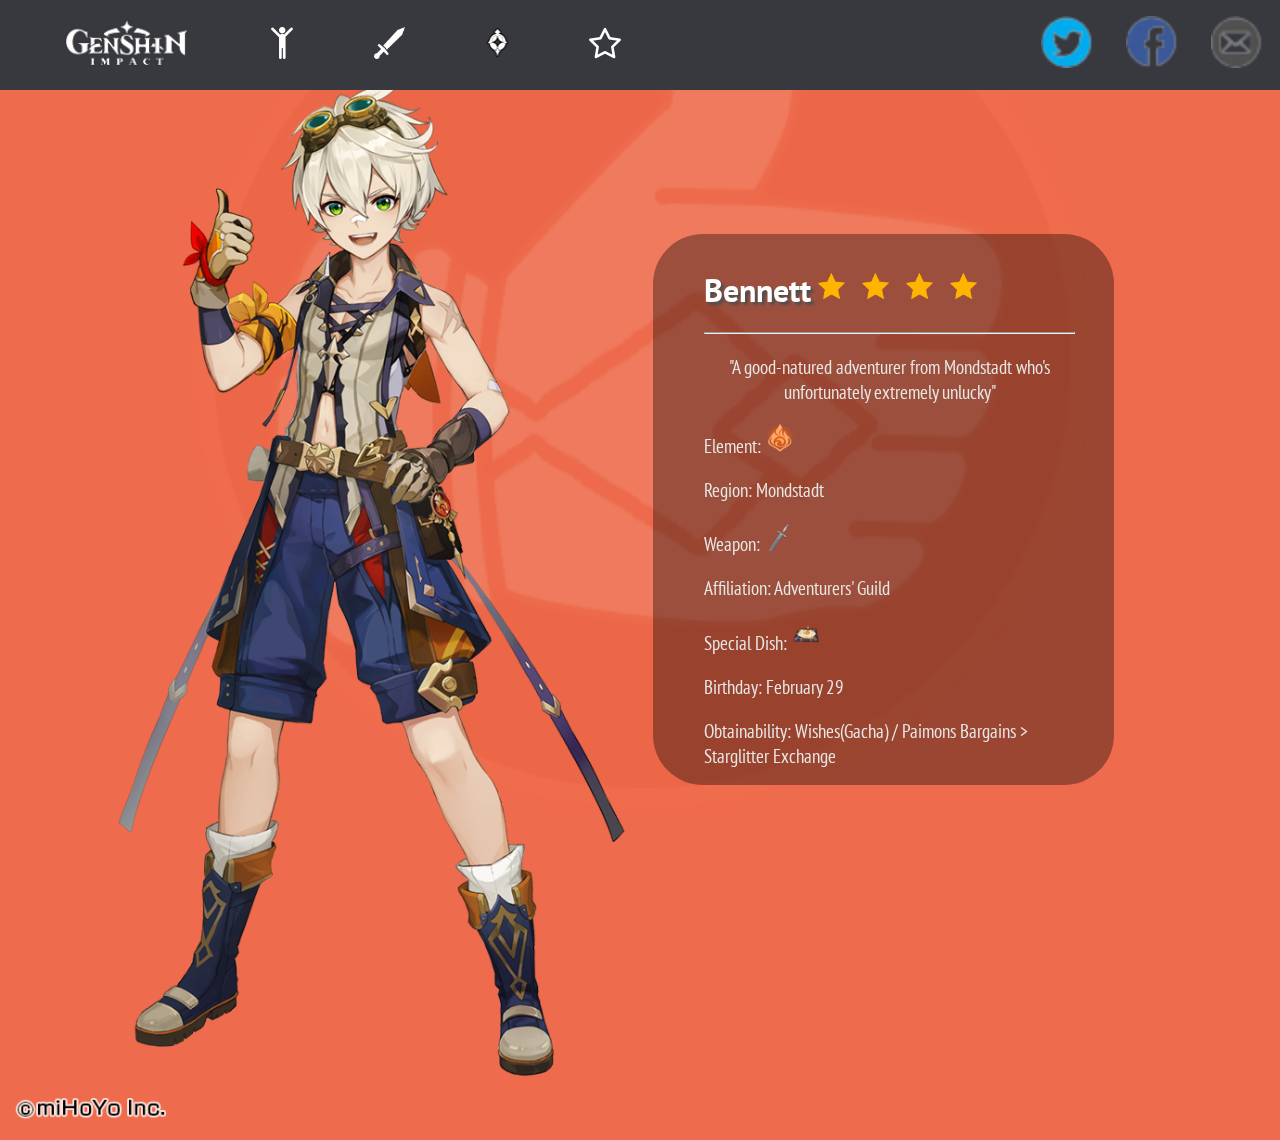
<file: index.html>
<!DOCTYPE html>
    <html>
    <head>
     <title>Ultimate Bennett Guide</title>
    
     <meta charset="UTF-8">
    
     <meta name="author" content="Cristan Jaedi Siapno">
    
     <meta name="keywords" content="HTML, CSS, JavaScript">
    
     <meta name="revised" content="6-11-2021">
    
     <link rel="icon" href="images/web-icon.png" type="image/icon">
    
     <link rel="stylesheet" href="css/ss1.css">
     <link rel="preconnect" href="https://fonts.googleapis.com">
     <link rel="preconnect" href="https://fonts.gstatic.com" crossorigin>
     <link href="https://fonts.googleapis.com/css2?family=Open+Sans:wght@300;400;600;700&family=PT+Sans+Narrow:wght@400;700&family=PT+Sans:wght@400;700&family=Roboto:wght@400;500;700&display=swap" rel="stylesheet">
    </head>
    
    <body>
     <div class="bgpic">
         <img src="images/web-icon.png" height="900px" width="900px">
     </div>
     <nav><div class="menubarshape"></div>
     <div class="menu">
        <div class="menulogo">
            <a href="index.html">
                <img src="images/GILogo.png" alt="Home Icon" title="Home">
            </a>
        </div>
        <div class="menuicon">
            <a href="htdocs/Talents.html">
                <img src="images/talent-icon.png" alt="Person Icon" title="Talents" style="filter: invert(100%);">
            </a>
        </div> 
        <div class="menuicon">
            <a href="htdocs/Weapons.html">
                <img src="images/sword-icon.png" alt="Sword Icon" title="Weapons" style="filter: invert(100%);">
            </a>
        </div> 
        <div class="menuicon">
            <a href="htdocs/Artifacts.html">
                <img src="images/artifacts-icon.png" alt="Artifacts Icon" title="Artifacts">
            </a>
        </div> 
        <div class="menuicon">
            <a href="htdocs/Constellations.html">
                <img src="images/star-icon.png" alt="Star Icon" title="Constellations">
            </a>
        </div> 
     </div>
     <div class="socmed">
        <a href="https://twitter.com/GenshinImpact?ref_src=twsrc%5Egoogle%7Ctwcamp%5Eserp%7Ctwgr%5Eauthor"><div id="twitter"></div></a>
        <a href="https://www.google.com/url?sa=i&url=https%3A%2F%2Fwww.facebook.com%2FGenshinimpact%2F&psig=AOvVaw1xCQFb2Y1aPf9OHFtpB4N0&ust=1645544993087000&source=images&cd=vfe&ved=0CAsQjRxqFwoTCPDU7c-UkfYCFQAAAAAdAAAAABAD"><div id="facebook"></div></a>
        <a href="mailto:genshin_cs@mihoyo.com"><div id="email"></div></a>
                
    </div></nav>

     <div>
        <div class="bennettfullbody">
            <img src="images/bennett-img.png" alt="Bennett Picture">
        </div>
        <section><div class="bennettdescshape"></div>
        <div class="bennettdesc">
            <header><div><h1>Bennett</h1></div>
            <div class="bennettdescstars">
                 <img src="images/bennett-star.png" alt="star">
                 <img src="images/bennett-star.png" alt="star">
                 <img src="images/bennett-star.png" alt="star">
                 <img src="images/bennett-star.png" alt="star">
            </div></header>
            <hr>
            <p style="text-align: center;">"A good-natured adventurer from Mondstadt who's unfortunately extremely unlucky"</p>
            <p>Element: <img class="bennettdescimg" src="images/bennett-pyro.png" alt="pyro" title="Pyro"></p>
            <p>Region: Mondstadt</p>
            <p>Weapon: <img class="bennettdescimg" src="images/bennett-sword.png" alt="sword" title="Sword"></p>
            <p>Affiliation: Adventurers' Guild</p>
            <p>Special Dish: <img class="bennettdescimg" src="images/Item_Teyvat_Charred_Egg.png" alt="Teyvat Charred Egg" title="Teyvat Charred Egg"></p>
            <p>Birthday: February 29</p>
            <p>Obtainability: Wishes(Gacha) / Paimons Bargains > Starglitter Exchange</p>
            <div>
               <iframe src="https://www.youtube.com/embed/Yiyz2VbLc0Y" title="Bennett Showcase"></iframe>
            </div></section>

     </div>
     <div>
         
     </div>
     

    </body>
    
    </html>
</file>
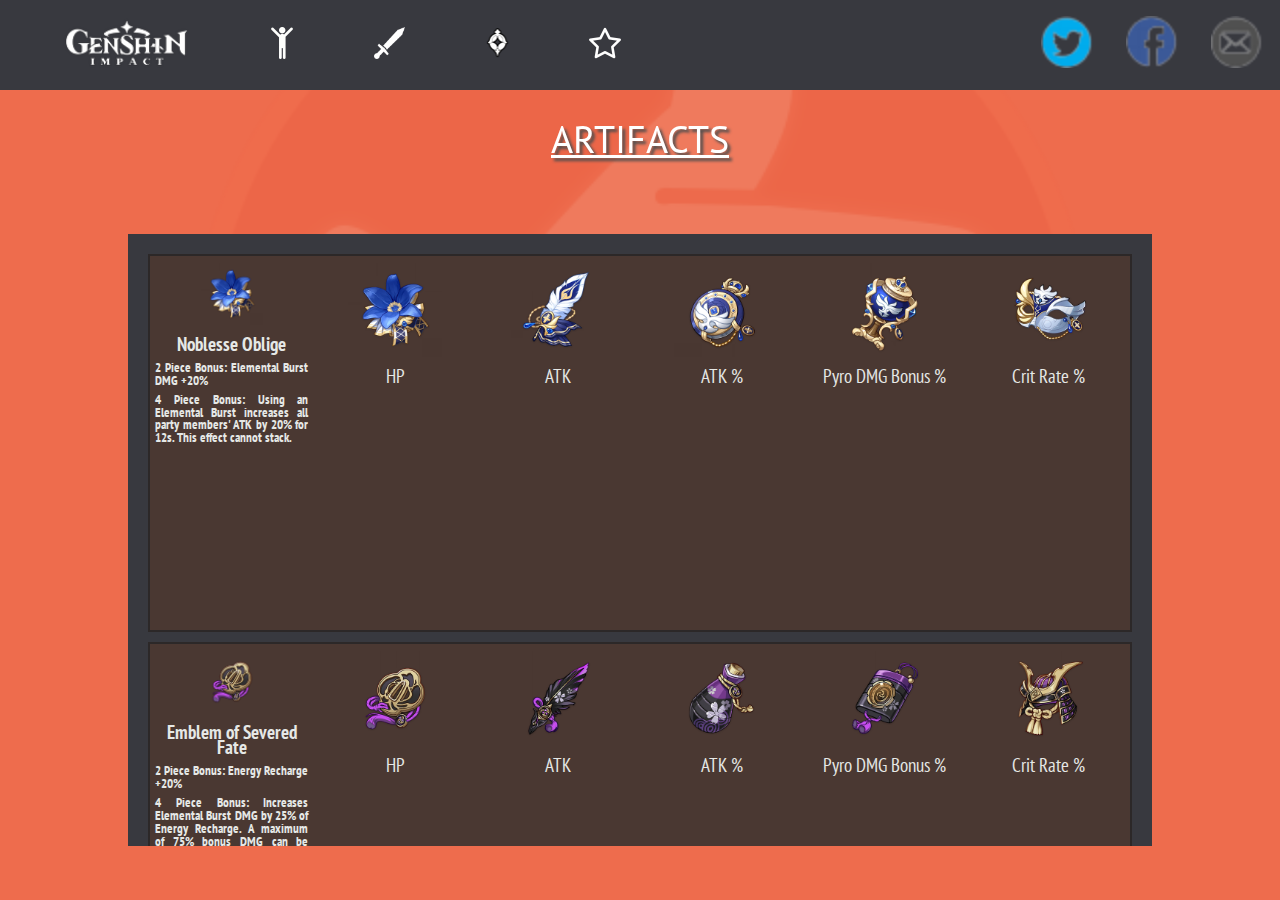
<file: htdocs/Artifacts.html>
<!DOCTYPE html>
    <html>
    <head>
     <title>Ultimate Bennett Guide</title>
    
     <meta charset="UTF-8">
    
     <meta name="author" content="Cristan Jaedi Siapno">
    
     <meta name="keywords" content="HTML, CSS, JavaScript">
    
     <meta name="revised" content="6-11-2021">
    
     <link rel="icon" href="../images/web-icon.png" type="image/gif">
    
     <link rel="stylesheet" href="../css/ss1.css">
     <link rel="preconnect" href="https://fonts.googleapis.com">
     <link rel="preconnect" href="https://fonts.gstatic.com" crossorigin>
     <link href="https://fonts.googleapis.com/css2?family=Open+Sans:wght@300;400;600;700&family=PT+Sans+Narrow:wght@400;700&family=PT+Sans:wght@400;700&family=Roboto:wght@400;500;700&display=swap" rel="stylesheet">
    </head>
    
    <body>
        <div class="bgpic">
            <img src="../images/web-icon.png" height="900px" width="900px">
        </div>
        <nav><div class="menubarshape"></div>
        <div class="menu">
           <div class="menulogo">
               <a href="../index.html">
                   <img src="../images/GILogo.png" alt="Home Icon" title="Home">
               </a>
           </div>
           <div class="menuicon">
               <a href="Talents.html">
                   <img src="../images/talent-icon.png" alt="Person Icon" title="Talents" style="filter: invert(100%);">
               </a>
           </div> 
           <div class="menuicon">
               <a href="Weapons.html">
                   <img src="../images/sword-icon.png" alt="Sword Icon" title="Weapons" style="filter: invert(100%);">
               </a>
           </div> 
           <div class="menuicon">
               <a href="Artifacts.html">
                   <img src="../images/artifacts-icon.png" alt="Artifacts Icon" title="Artifacts">
               </a>
           </div> 
           <div class="menuicon">
               <a href="Constellations.html">
                   <img src="../images/star-icon.png" alt="Star Icon" title="Constellations">
               </a>
           </div> 
        </div>
        <div class="socmed">
            <a href="https://twitter.com/GenshinImpact?ref_src=twsrc%5Egoogle%7Ctwcamp%5Eserp%7Ctwgr%5Eauthor"><div id="twitter"></div></a>
            <a href="https://www.google.com/url?sa=i&url=https%3A%2F%2Fwww.facebook.com%2FGenshinimpact%2F&psig=AOvVaw1xCQFb2Y1aPf9OHFtpB4N0&ust=1645544993087000&source=images&cd=vfe&ved=0CAsQjRxqFwoTCPDU7c-UkfYCFQAAAAAdAAAAABAD"><div id="facebook"></div></a>
            <a href="mailto:genshin_cs@mihoyo.com"><div id="email"></div></a>
                    
        </div></nav>
     
     <header><div class="pagetitle">
         <h1>ARTIFACTS</h1>
     </div></header>
     <section><div class="artibox">
        <div class="artithing">
            <div class="artiset">
               <div>
                   <img class="artiimg" src="../images/Artifact_Royal_Flora.png" alt="Bennett talent">
               </div>
               <div class="artiwords">
                   <p>
                       <b>Noblesse Oblige</b> 
                   </p>
                   <h6>2 Piece Bonus: Elemental Burst DMG +20%</h6>
                   <h6>4 Piece Bonus: Using an Elemental Burst increases all party members' ATK by 20% for 12s. This effect cannot stack.</h6> 
               </div>
            </div>
            <div class="artigroup">
                <div>
                    <img class="artiimg" src="../images/Artifact_Royal_Flora.png" alt="Bennett talent">
                </div>
                <div class="artiwords">
                    <p>HP</p>
                </div>
             </div>
             <div class="artigroup">
                <div>
                    <img class="artiimg" src="../images/Artifact_Royal_Plume.png" alt="Bennett talent">
                </div>
                <div class="artiwords">
                    <p>ATK</p>
                </div>
             </div>
             <div class="artigroup">
                <div>
                    <img class="artiimg" src="../images/Artifact_Royal_Pocket_Watch.png" alt="Bennett talent">
                </div>
                <div class="artiwords">
                    <p>ATK %</p>
                </div>
             </div>
             <div class="artigroup">
                <div>
                    <img class="artiimg" src="../images/Artifact_Royal_Silver_Urn.png" alt="Bennett talent">
                </div>
                <div class="artiwords">
                    <p>Pyro DMG Bonus %</p>
                </div>
             </div>
             <div class="artigroup">
                <div>
                    <img class="artiimg" src="../images/Artifact_Royal_Masque.png" alt="Bennett talent">
                </div>
                <div class="artiwords">
                    <p>Crit Rate %</p>
                </div>
             </div>
             
        </div>
        <div class="artithing">
            <div class="artiset">
               <div>
                   <img class="artiimg" src="../images/Artifact_Magnificent_Tsuba.png" alt="Bennett talent">
               </div>
               <div class="artiwords">
                   <p>
                       <b>Emblem of Severed Fate</b> 
                   </p>
                   <h6>2 Piece Bonus: Energy Recharge +20%</h6>
                   <h6>4 Piece Bonus: Increases Elemental Burst DMG by 25% of Energy Recharge. A maximum of 75% bonus DMG can be obtained in this way.
                </h6> 
               </div>
            </div>
            <div class="artigroup">
                <div>
                    <img class="artiimg" src="../images/Artifact_Magnificent_Tsuba.png" alt="Bennett talent">
                </div>
                <div class="artiwords">
                    <p>HP</p>
                </div>
             </div>
             <div class="artigroup">
                <div>
                    <img class="artiimg" src="../images/Artifact_Sundered_Feather.png" alt="Bennett talent">
                </div>
                <div class="artiwords">
                    <p>ATK</p>
                </div>
             </div>
             <div class="artigroup">
                <div>
                    <img class="artiimg" src="../images/Artifact_Scarlet_Vessel.png" alt="Bennett talent">
                </div>
                <div class="artiwords">
                    <p>ATK %</p>
                </div>
             </div>
             <div class="artigroup">
                <div>
                    <img class="artiimg" src="../images/Artifact_Storm_Cage.png" alt="Bennett talent">
                </div>
                <div class="artiwords">
                    <p>Pyro DMG Bonus %</p>
                </div>
             </div>
             <div class="artigroup">
                <div>
                    <img class="artiimg" src="../images/Artifact_Ornate_Kabuto.png" alt="Bennett talent">
                </div>
                <div class="artiwords">
                    <p>Crit Rate %</p>
                </div>
             </div>
             
        </div>
        <div class="artithing">
            <div class="artiset">
               <div>
                   <img class="artiimg" src="../images/Artifact_Witch's_Flower_of_Blaze.png" alt="Bennett talent">
               </div>
               <div class="artiwords">
                   <p>
                       <b>Crimson Witch of Flames</b> 
                   </p>
                   <h6>2 Piece Bonus: Pyro DMG Bonus +15%</h6>
                   <h6>4 Piece Bonus: Increases Overloaded and Burning DMG by 40%. Increases Vaporize and Melt DMG by 15%. Using an Elemental Skill increases the 2-Piece Set Bonus by 50% of its starting value for 10s. Max 3 stacks.</h6> 
               </div>
            </div>
            <div class="artigroup">
                <div>
                    <img class="artiimg" src="../images/Artifact_Witch's_Flower_of_Blaze.png" alt="Bennett talent">
                </div>
                <div class="artiwords">
                    <p>HP</p>
                </div>
             </div>
             <div class="artigroup">
                <div>
                    <img class="artiimg" src="../images/Artifact_Witch's_Ever-Burning_Plume.png" alt="Bennett talent">
                </div>
                <div class="artiwords">
                    <p>ATK</p>
                </div>
             </div>
             <div class="artigroup">
                <div>
                    <img class="artiimg" src="../images/Artifact_Witch's_End_Time.png" alt="Bennett talent">
                </div>
                <div class="artiwords">
                    <p>ATK %</p>
                </div>
             </div>
             <div class="artigroup">
                <div>
                    <img class="artiimg" src="../images/Artifact_Witch's_Heart_Flames.png" alt="Bennett talent">
                </div>
                <div class="artiwords">
                    <p>Pyro DMG Bonus %</p>
                </div>
             </div>
             <div class="artigroup">
                <div>
                    <img class="artiimg" src="../images/Artifact_Witch's_Scorching_Hat.png" alt="Bennett talent">
                </div>
                <div class="artiwords">
                    <p>Crit Rate %</p>
                </div>
             </div>
             
        </div>
              </div></section>
     
     

    </body>
    
    </html>
</file>
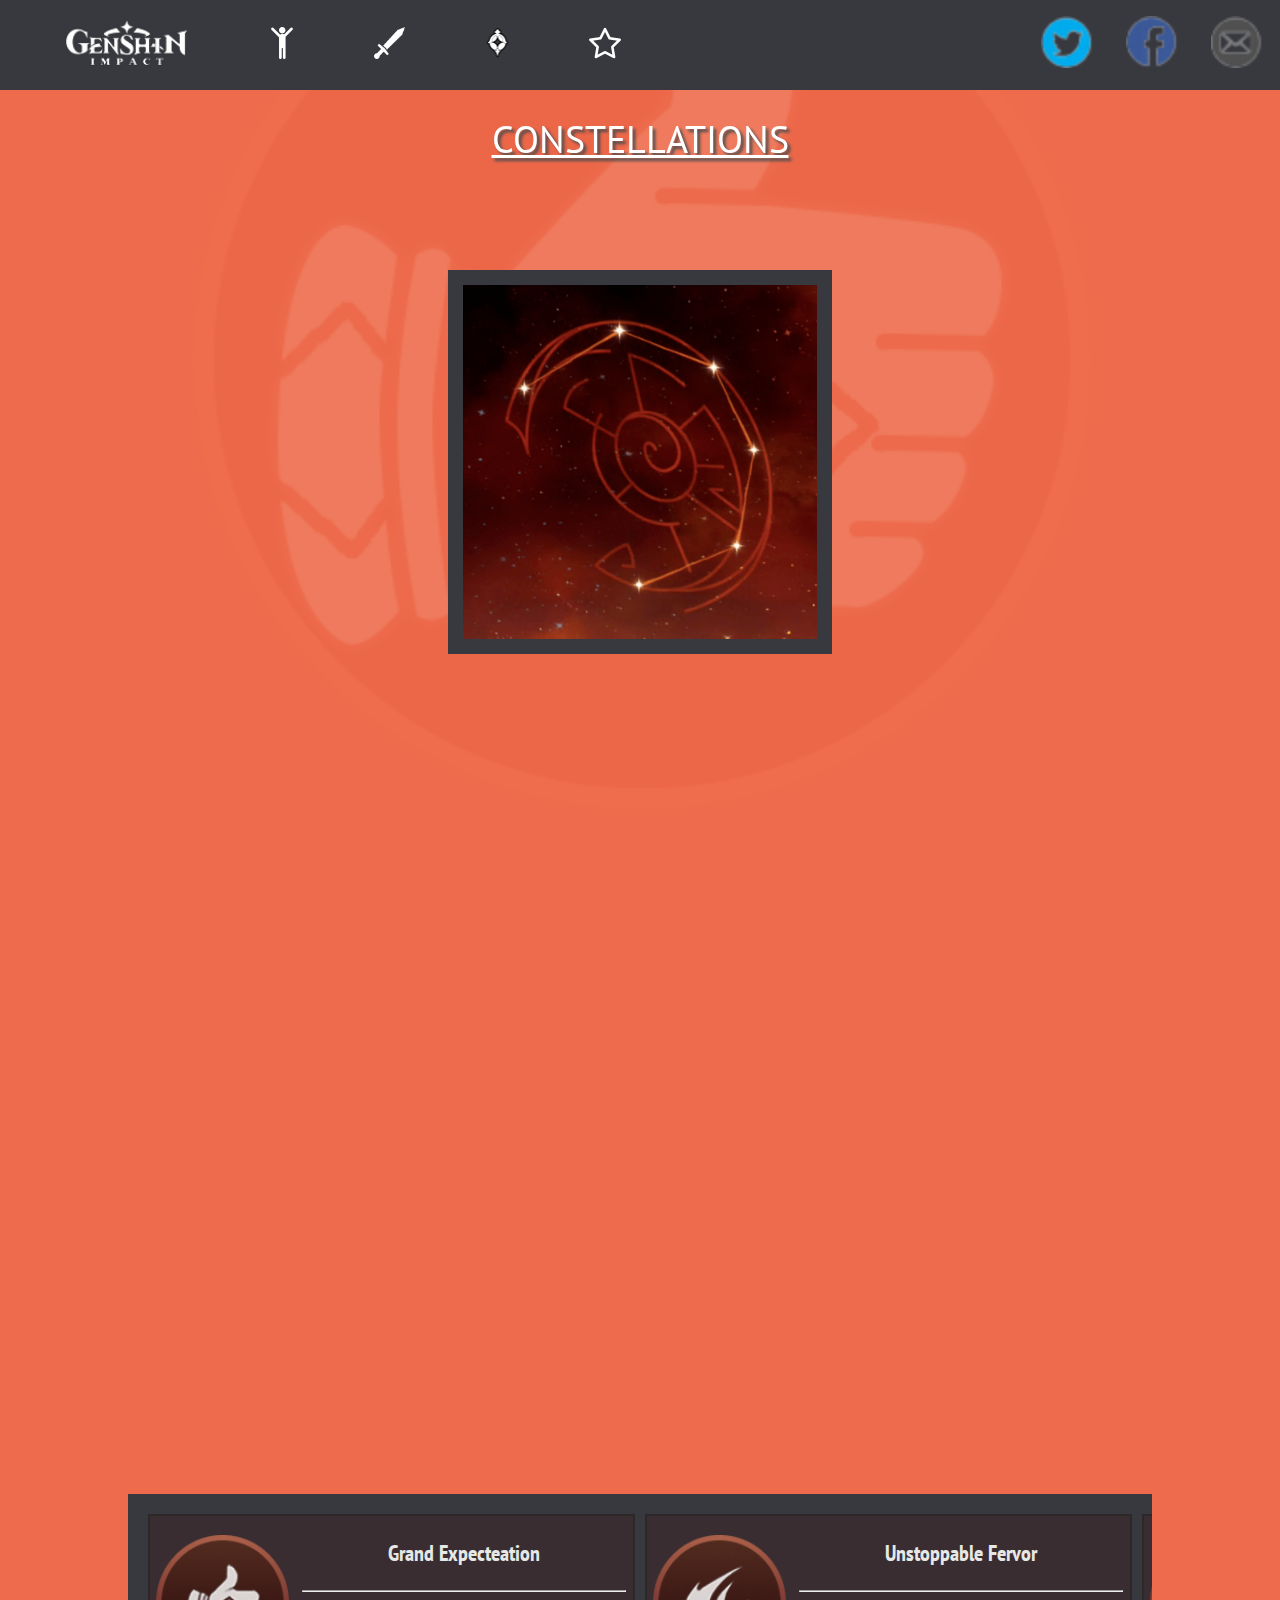
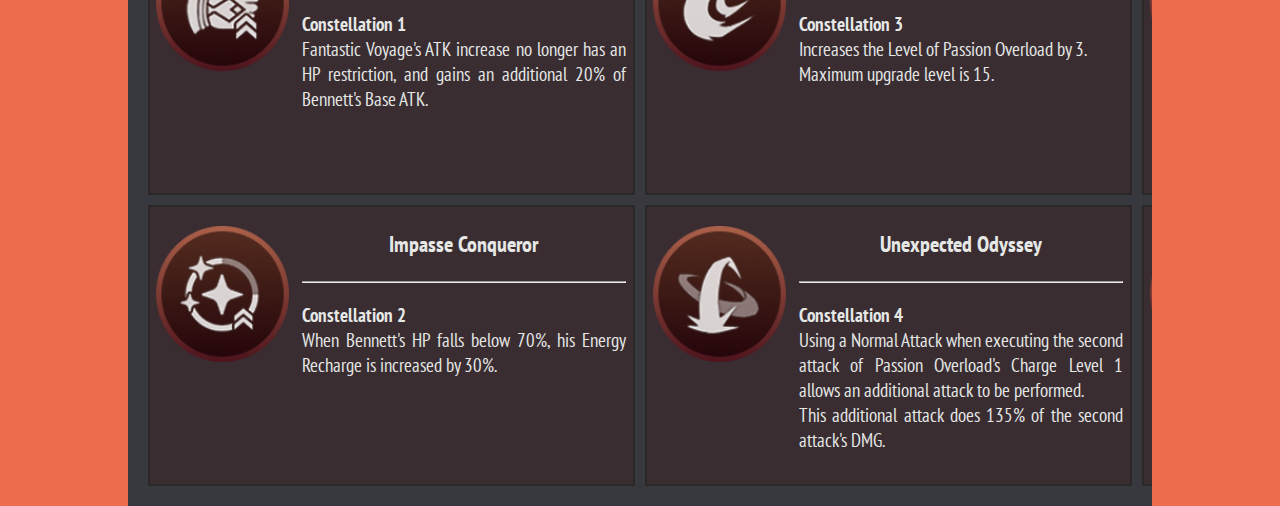
<file: htdocs/Constellations.html>
<!DOCTYPE html>
    <html>
    <head>
     <title>Ultimate Bennett Guide</title>
    
     <meta charset="UTF-8">
    
     <meta name="author" content="Cristan Jaedi Siapno">
    
     <meta name="keywords" content="HTML, CSS, JavaScript">
    
     <meta name="revised" content="6-11-2021">
    
     <link rel="icon" href="../images/web-icon.png" type="image/gif">
    
     <link rel="stylesheet" href="../css/ss1.css">
     <link rel="preconnect" href="https://fonts.googleapis.com">
     <link rel="preconnect" href="https://fonts.gstatic.com" crossorigin>
     <link href="https://fonts.googleapis.com/css2?family=Open+Sans:wght@300;400;600;700&family=PT+Sans+Narrow:wght@400;700&family=PT+Sans:wght@400;700&family=Roboto:wght@400;500;700&display=swap" rel="stylesheet">
    </head>
    
    <body>
        <div class="bgpic">
            <img src="../images/web-icon.png" height="900px" width="900px">
        </div>
        <nav><div class="menubarshape"></div>
        <div class="menu">
           <div class="menulogo">
               <a href="../index.html">
                   <img src="../images/GILogo.png" alt="Home Icon" title="Home">
               </a>
           </div>
           <div class="menuicon">
               <a href="Talents.html">
                   <img src="../images/talent-icon.png" alt="Person Icon" title="Talents" style="filter: invert(100%);">
               </a>
           </div> 
           <div class="menuicon">
               <a href="Weapons.html">
                   <img src="../images/sword-icon.png" alt="Sword Icon" title="Weapons" style="filter: invert(100%);">
               </a>
           </div> 
           <div class="menuicon">
               <a href="Artifacts.html">
                   <img src="../images/artifacts-icon.png" alt="Artifacts Icon" title="Artifacts">
               </a>
           </div> 
           <div class="menuicon">
               <a href="Constellations.html">
                   <img src="../images/star-icon.png" alt="Star Icon" title="Constellations">
               </a>
           </div> 
        </div>
        <div class="socmed">
            <a href="https://twitter.com/GenshinImpact?ref_src=twsrc%5Egoogle%7Ctwcamp%5Eserp%7Ctwgr%5Eauthor"><div id="twitter"></div></a>
            <a href="https://www.google.com/url?sa=i&url=https%3A%2F%2Fwww.facebook.com%2FGenshinimpact%2F&psig=AOvVaw1xCQFb2Y1aPf9OHFtpB4N0&ust=1645544993087000&source=images&cd=vfe&ved=0CAsQjRxqFwoTCPDU7c-UkfYCFQAAAAAdAAAAABAD"><div id="facebook"></div></a>
            <a href="mailto:genshin_cs@mihoyo.com"><div id="email"></div></a>
                    
        </div></nav>
     
     <header><div class="pagetitle">
         <h1>CONSTELLATIONS</h1>
     </div></header>
     <section>
         <div class="conschart">
             <img src="../images/constellation-chart.png" alt="Bennett's Constellation" title="Rota Calamitas">
         </div>

         <div class="consbox">
        <div class="consthing">
            <div>
                <img class="consimg" src="../images/Constellation_Grand_Expectation.png" alt="Bennett talent">
            </div>
            <div class="conswords">
                <h3>Grand Expecteation</h3><hr>
                <p>
                    <b>Constellation 1</b><br>
                    Fantastic Voyage's ATK increase no longer has an HP restriction, and gains an additional 20% of Bennett's Base ATK.
                </p>
           </div>
        </div>
        <div class="consthing">
           <div>
               <img class="consimg" src="../images/Constellation_Impasse_Conqueror.png" alt="Bennett talent">
           </div>
           <div class="conswords">
               <h3>Impasse Conqueror</h3><hr>
               <p>
                <b>Constellation 2</b><br>
                When Bennett's HP falls below 70%, his Energy Recharge is increased by 30%.
               </p>
          </div>
       </div>
       <div class="consthing">
           <div>
               <img class="consimg" src="../images/Constellation_Unstoppable_Fervor.png" alt="Bennett talent">
           </div>
           <div class="conswords">
               <h3>Unstoppable Fervor</h3><hr>
               <p>
                <b>Constellation 3</b><br>
                Increases the Level of Passion Overload by 3.<br>
                Maximum upgrade level is 15.
               </p>
          </div>
       </div>
       <div class="consthing">
           <div>
               <img class="consimg" src="../images/Constellation_Unexpected_Odyssey.png" alt="Bennett talent">
           </div>
           <div class="conswords">
               <h3>Unexpected Odyssey</h3><hr>
               <p>
                <b>Constellation 4</b><br>
                Using a Normal Attack when executing the second attack of Passion Overload's Charge Level 1 allows an additional attack to be performed.<br>
                This additional attack does 135% of the second attack's DMG.
               </p>
          </div>
       </div>
       <div class="consthing">
           <div id="consimg">
               <img class="consimg" src="../images/Constellation_True_Explorer.png" alt="Bennett talent">
           </div>
           <div class="conswords">
               <h3>True Explorer</h3><hr>
               <p>
                <b>Constellation 5</b><br>
                Increases the Level of Fantastic Voyage by 3.<br>
                Maximum upgrade level is 15.
               </p>
          </div>
       </div>
       <div class="consthing">
           <div>
               <img class="consimg" src="../images/Constellation_Fire_Ventures_with_Me.png" alt="Bennett talent">
           </div>
           <div class="conswords">
               <h3>Fire Ventures with Me</h3><hr>
               <p>
                <b>Constellation 6</b><br>
                Sword, Claymore, or Polearm-wielding characters inside Fantastic Voyage's radius gain a 15% Pyro DMG Bonus and their weapons are infused with Pyro.
               </p>
          </div>
       </div>
    </div></section>
     

    </body>
    
    </html>
</file>
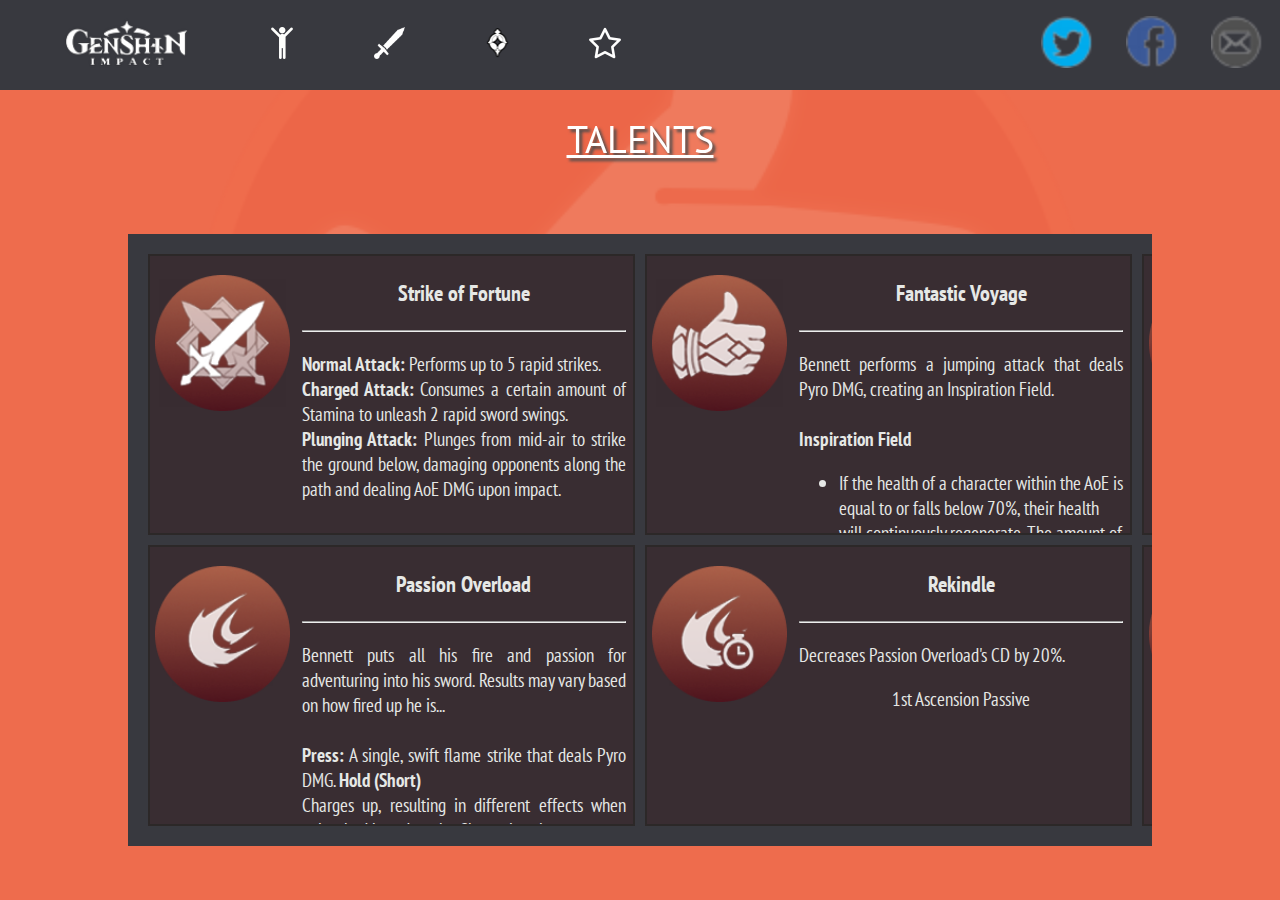
<file: htdocs/Talents.html>
<!DOCTYPE html>
    <html>
    <head>
     <title>Ultimate Bennett Guide</title>
    
     <meta charset="UTF-8">
    
     <meta name="author" content="Cristan Jaedi Siapno">
    
     <meta name="keywords" content="HTML, CSS, JavaScript">
    
     <meta name="revised" content="6-11-2021">
    
     <link rel="icon" href="../images/web-icon.png" type="image/gif">
    
     <link rel="stylesheet" href="../css/ss1.css">
     <link rel="preconnect" href="https://fonts.googleapis.com">
     <link rel="preconnect" href="https://fonts.gstatic.com" crossorigin>
     <link href="https://fonts.googleapis.com/css2?family=Open+Sans:wght@300;400;600;700&family=PT+Sans+Narrow:wght@400;700&family=PT+Sans:wght@400;700&family=Roboto:wght@400;500;700&display=swap" rel="stylesheet">
    </head>
    
    <body>
        <div class="bgpic">
            <img src="../images/web-icon.png" height="900px" width="900px">
        </div>
        <nav><div class="menubarshape"></div>
        <div class="menu">
           <div class="menulogo">
               <a href="../index.html">
                   <img src="../images/GILogo.png" alt="Home Icon" title="Home">
               </a>
           </div>
           <div class="menuicon">
               <a href="Talents.html">
                   <img src="../images/talent-icon.png" alt="Person Icon" title="Talents" style="filter: invert(100%);">
               </a>
           </div> 
           <div class="menuicon">
               <a href="Weapons.html">
                   <img src="../images/sword-icon.png" alt="Sword Icon" title="Weapons" style="filter: invert(100%);">
               </a>
           </div> 
           <div class="menuicon">
               <a href="Artifacts.html">
                   <img src="../images/artifacts-icon.png" alt="Artifacts Icon" title="Artifacts">
               </a>
           </div> 
           <div class="menuicon">
               <a href="Constellations.html">
                   <img src="../images/star-icon.png" alt="Star Icon" title="Constellations">
               </a>
           </div> 
        </div>
        <div class="socmed">
            <a href="https://twitter.com/GenshinImpact?ref_src=twsrc%5Egoogle%7Ctwcamp%5Eserp%7Ctwgr%5Eauthor"><div id="twitter"></div></a>
            <a href="https://www.google.com/url?sa=i&url=https%3A%2F%2Fwww.facebook.com%2FGenshinimpact%2F&psig=AOvVaw1xCQFb2Y1aPf9OHFtpB4N0&ust=1645544993087000&source=images&cd=vfe&ved=0CAsQjRxqFwoTCPDU7c-UkfYCFQAAAAAdAAAAABAD"><div id="facebook"></div></a>
            <a href="mailto:genshin_cs@mihoyo.com"><div id="email"></div></a>
                    
        </div></nav>
     
     <header><div class="pagetitle">
         <h1>TALENTS</h1>
     </div></header>
     <section><div class="talentsbox">
         <div class="talentthing">
             <div>
                 <img class="talentimg" src="../images/Talent_Strike_of_Fortune.png" alt="Bennett talent">
             </div>
             <div class="talentwords">
                 <h3>Strike of Fortune</h3><hr>
                 <p><b>Normal Attack: </b>Performs up to 5 rapid strikes.<br>
                    <b>Charged Attack: </b>Consumes a certain amount of Stamina to unleash 2 rapid sword swings.<br>
                    <b>Plunging Attack: </b>Plunges from mid-air to strike the ground below, damaging opponents along the path and dealing AoE DMG upon impact.</p>
            </div>
         </div>
         <div class="talentthing">
            <div>
                <img class="talentimg" src="../images/Talent_Passion_Overload.png" alt="Bennett talent">
            </div>
            <div class="talentwords">
                <h3>Passion Overload</h3><hr>
                <p>Bennett puts all his fire and passion for adventuring into his sword.
                    Results may vary based on how fired up he is...<br><br>
                    
                    <b>Press: </b>A single, swift flame strike that deals Pyro DMG.
                    
                    <b>Hold (Short)</b><br>
                    Charges up, resulting in different effects when unleashed based on the Charge Level.<br>
                    <b>Level 1: </b>Strikes twice, dealing Pyro DMG and launching opponents.<br>
                    <b>Level 2: </b>Unleashes 3 consecutive attacks that deal impressive Pyro DMG, but the last attack triggers an explosion that launches both Bennett and the enemy.<br>
                    Bennett takes no damage from being launched.</p>
           </div>
        </div>
        <div class="talentthing">
            <div>
                <img class="talentimg" src="../images/Talent_Fantastic_Voyage.png" alt="Bennett talent">
            </div>
            <div class="talentwords">
                <h3>Fantastic Voyage</h3><hr>
                <p>Bennett performs a jumping attack that deals Pyro DMG, creating an Inspiration Field. <br><br>

                    <b>Inspiration Field</b></p>
                <ul>
                    <li>If the health of a character within the AoE is equal to or falls below 70%, their health will continuously regenerate. The amount of HP restored scales off Bennett's Max HP.</li>
                    <li>If the health of a character within the AoE is higher than 70%, they gain an ATK Bonus that scales based on Bennett's Base ATK.</li>
                    <li>Imbues characters within the AoE with Pyro.</li>
                </ul>
           </div>
        </div>
        <div class="talentthing">
            <div>
                <img class="talentimg" src="../images/Talent_Rekindle.png" alt="Bennett talent">
            </div>
            <div class="talentwords">
                <h3>Rekindle</h3><hr>
                <p>Decreases Passion Overload's CD by 20%.</p>
                <P class="center">1st Ascension Passive</p>
           </div>
        </div>
        <div class="talentthing">
            <div id="talentimg">
                <img class="talentimg" src="../images/Talent_Fearnaught.png" alt="Bennett talent">
            </div>
            <div class="talentwords">
                <h3>Fearnaught</h3><hr>
                <p>When inside Fantastic Voyage's circle, Passion Overload's CD is decreased by 50% and Bennett cannot be launched by this skill's explosion.</p>
                <P class="center">4th Ascension Passive</p>
           </div>
        </div>
        <div class="talentthing">
            <div>
                <img class="talentimg" src="../images/Talent_It_Should_Be_Safe....png" alt="Bennett talent">
            </div>
            <div class="talentwords">
                <h3>It Should Be Safe...</h3><hr>
                <p>When dispatched on an expedition in Mondstadt, time consumed is reduced by 25%.</p>
                <P class="center">Utility Passive</p>
           </div>
        </div>
     </div></section>
     

    </body>
    
    </html>
</file>
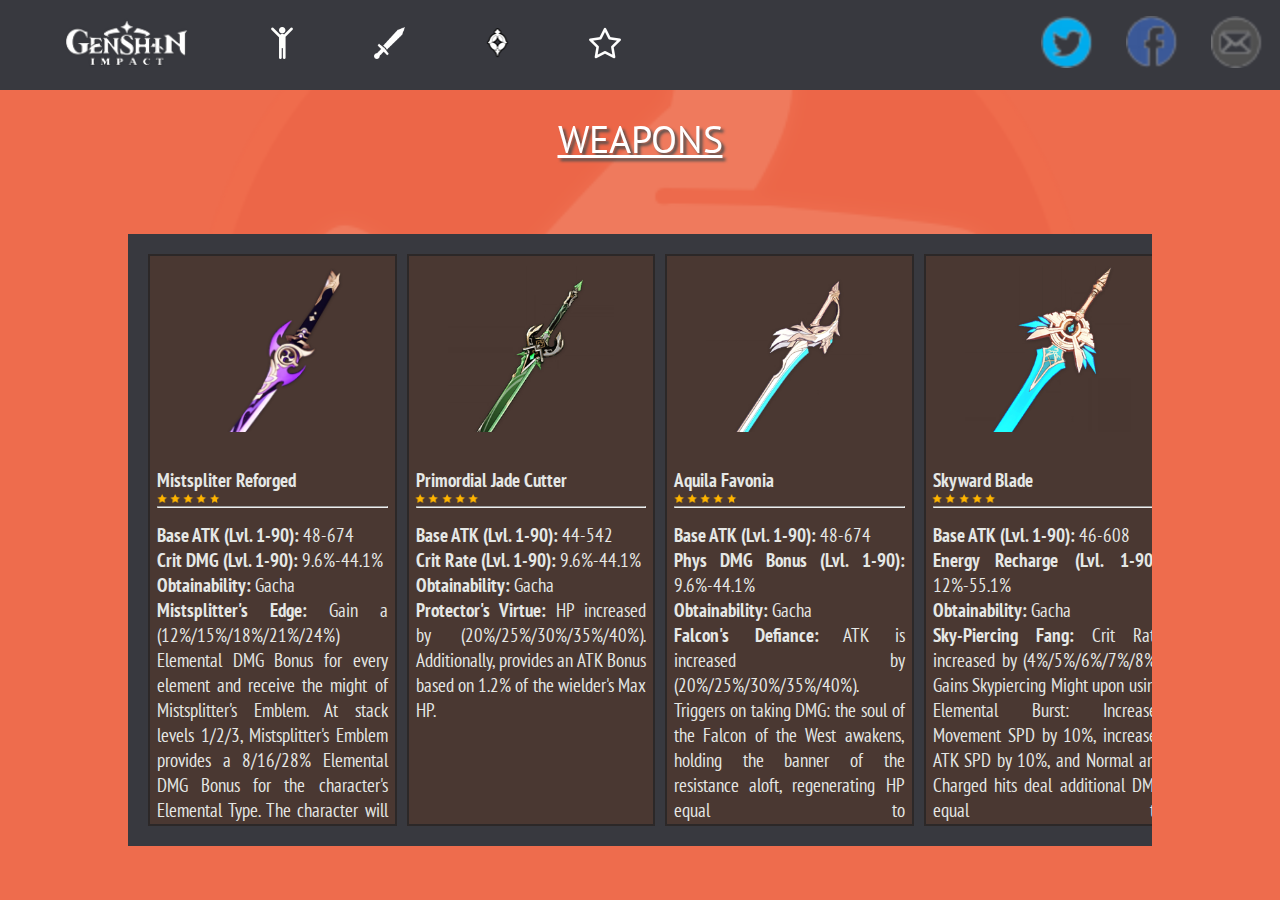
<file: htdocs/Weapons.html>
<!DOCTYPE html>
    <html>
    <head>
     <title>Ultimate Bennett Guide</title>
    
     <meta charset="UTF-8">
    
     <meta name="author" content="Cristan Jaedi Siapno">
    
     <meta name="keywords" content="HTML, CSS, JavaScript">
    
     <meta name="revised" content="6-11-2021">
    
     <link rel="icon" href="../images/web-icon.png" type="image/gif">
    
     <link rel="stylesheet" href="../css/ss1.css">
     <link rel="preconnect" href="https://fonts.googleapis.com">
     <link rel="preconnect" href="https://fonts.gstatic.com" crossorigin>
     <link href="https://fonts.googleapis.com/css2?family=Open+Sans:wght@300;400;600;700&family=PT+Sans+Narrow:wght@400;700&family=PT+Sans:wght@400;700&family=Roboto:wght@400;500;700&display=swap" rel="stylesheet">
    </head>
    
    <body>
        <div class="bgpic">
            <img src="../images/web-icon.png" height="900px" width="900px">
        </div>
        <nav><div class="menubarshape"></div>
        <div class="menu">
           <div class="menulogo">
               <a href="../index.html">
                   <img src="../images/GILogo.png" alt="Home Icon" title="Home">
               </a>
           </div>
           <div class="menuicon">
               <a href="Talents.html">
                   <img src="../images/talent-icon.png" alt="Person Icon" title="Talents" style="filter: invert(100%);">
               </a>
           </div> 
           <div class="menuicon">
               <a href="Weapons.html">
                   <img src="../images/sword-icon.png" alt="Sword Icon" title="Weapons" style="filter: invert(100%);">
               </a>
           </div> 
           <div class="menuicon">
               <a href="Artifacts.html">
                   <img src="../images/artifacts-icon.png" alt="Artifacts Icon" title="Artifacts">
               </a>
           </div> 
           <div class="menuicon">
               <a href="Constellations.html">
                   <img src="../images/star-icon.png" alt="Star Icon" title="Constellations">
               </a>
           </div> 
        </div>
        <div class="socmed">
            <a href="https://twitter.com/GenshinImpact?ref_src=twsrc%5Egoogle%7Ctwcamp%5Eserp%7Ctwgr%5Eauthor"><div id="twitter"></div></a>
            <a href="https://www.google.com/url?sa=i&url=https%3A%2F%2Fwww.facebook.com%2FGenshinimpact%2F&psig=AOvVaw1xCQFb2Y1aPf9OHFtpB4N0&ust=1645544993087000&source=images&cd=vfe&ved=0CAsQjRxqFwoTCPDU7c-UkfYCFQAAAAAdAAAAABAD"><div id="facebook"></div></a>
            <a href="mailto:genshin_cs@mihoyo.com"><div id="email"></div></a>
                    
        </div></nav>
     
     <header><div class="pagetitle">
         <h1>WEAPONS</h1>
     </div></header>
     <section><div class="weaponsbox">
        <div class="weaponthing" id="fiveStar">
            <div>
                <img class="weaponimg" src="../images/Weapon_Mistsplitter_Reforged.png" alt="Bennett talent">
            </div>
            <div class="weaponwords">
                <h4>Mistspliter Reforged</h4>
                <div class="weaponstars">
                    <img class="weaponstar" src="../images/bennett-star.png" alt="star">
                    <img class="weaponstar" src="../images/bennett-star.png" alt="star">
                    <img class="weaponstar" src="../images/bennett-star.png" alt="star">
                    <img class="weaponstar" src="../images/bennett-star.png" alt="star">
                    <img class="weaponstar" src="../images/bennett-star.png" alt="star">
                </div>
                <hr>
                <p>
                    <b>Base ATK (Lvl. 1-90):</b> 48-674<br>
                    <b>Crit DMG (Lvl. 1-90):</b> 9.6%-44.1%<br>
                    <b>Obtainability:</b> Gacha<br>
                    <b>Mistsplitter's Edge:</b> Gain a (12%/15%/18%/21%/24%) Elemental DMG Bonus for every element and receive the might of Mistsplitter's Emblem. At stack levels 1/2/3, Mistsplitter's Emblem provides a 8/16/28% Elemental DMG Bonus for the character's Elemental Type. The character will obtain 1 stack of Mistsplitter's Emblem in each of the following scenarios: Normal Attack deals Elemental DMG (stack lasts 5s), casting Elemental Burst (stack lasts 10s); Energy is less than 100% (stack disappears when Energy is full). Each stack's duration is calculated independently.
                </p>
            </div>
        </div>
        <div class="weaponthing" id="fiveStar">
           <div>
               <img class="weaponimg" src="../images/Weapon_Primordial_Jade_Cutter.png" alt="Bennett talent">
           </div>
           <div class="weaponwords" >
            <h4>Primordial Jade Cutter</h4>
            <div class="weaponstars">
                <img class="weaponstar" src="../images/bennett-star.png" alt="star">
                <img class="weaponstar" src="../images/bennett-star.png" alt="star">
                <img class="weaponstar" src="../images/bennett-star.png" alt="star">
                <img class="weaponstar" src="../images/bennett-star.png" alt="star">
                <img class="weaponstar" src="../images/bennett-star.png" alt="star">
            </div>
            <hr>
            <p>
                    <b>Base ATK (Lvl. 1-90):</b> 44-542<br>
                    <b>Crit Rate (Lvl. 1-90):</b> 9.6%-44.1%<br>
                    <b>Obtainability:</b> Gacha<br>
                    <b>Protector's Virtue:</b> HP increased by (20%/25%/30%/35%/40%). Additionally, provides an ATK Bonus based on 1.2% of the wielder's Max HP.
            </p>
          </div>
       </div>
       <div class="weaponthing" id="fiveStar">
           <div>
               <img class="weaponimg" src="../images/Weapon_Aquila_Favonia.png" alt="Bennett talent">
           </div>
           <div class="weaponwords">
            <h4>Aquila Favonia</h4>
            <div class="weaponstars">
                <img class="weaponstar" src="../images/bennett-star.png" alt="star">
                <img class="weaponstar" src="../images/bennett-star.png" alt="star">
                <img class="weaponstar" src="../images/bennett-star.png" alt="star">
                <img class="weaponstar" src="../images/bennett-star.png" alt="star">
                <img class="weaponstar" src="../images/bennett-star.png" alt="star">
            </div>
            <hr>
            <p>
                    <b>Base ATK (Lvl. 1-90):</b> 48-674<br>
                    <b>Phys DMG Bonus (Lvl. 1-90):</b> 9.6%-44.1%<br>
                    <b>Obtainability:</b> Gacha<br>
                    <b>Falcon's Defiance:</b> ATK is increased by (20%/25%/30%/35%/40%). Triggers on taking DMG: the soul of the Falcon of the West awakens, holding the banner of the resistance aloft, regenerating HP equal to (100%/115%/130%/145%/160%) of ATK and dealing (200%/230%/260%/290%/320%) of ATK as DMG to surrounding opponents. This effect can only occur once every 15s.
            </p>
          </div>
       </div>
       <div class="weaponthing" id="fiveStar">
           <div>
               <img class="weaponimg" src="../images/Weapon_Skyward_Blade.png" alt="Bennett talent">
           </div>
           <div class="weaponwords">
            <h4>Skyward Blade</h4>
            <div class="weaponstars">
                <img class="weaponstar" src="../images/bennett-star.png" alt="star">
                <img class="weaponstar" src="../images/bennett-star.png" alt="star">
                <img class="weaponstar" src="../images/bennett-star.png" alt="star">
                <img class="weaponstar" src="../images/bennett-star.png" alt="star">
                <img class="weaponstar" src="../images/bennett-star.png" alt="star">
            </div>
            <hr>
            <p>
                    <b>Base ATK (Lvl. 1-90):</b> 46-608<br>
                    <b>Energy Recharge (Lvl. 1-90):</b> 12%-55.1%<br>
                    <b>Obtainability:</b> Gacha<br>
                    <b>Sky-Piercing Fang:</b> Crit Rate increased by (4%/5%/6%/7%/8%). Gains Skypiercing Might upon using Elemental Burst: Increases Movement SPD by 10%, increases ATK SPD by 10%, and Normal and Charged hits deal additional DMG equal to (20%/25%/30%/35%/40%) of ATK. Skypiercing Might lasts for 12s.
            </p>
          </div>
       </div>
       <div class="weaponthing" id="fourStar">
           <div id="weaponimg">
               <img class="weaponimg" src="../images/Weapon_Festering_Desire.png" alt="Bennett talent">
           </div>
           <div class="weaponwords">
            <h4>Festering Desire</h4>
            <div class="weaponstars">
                <img class="weaponstar" src="../images/bennett-star.png" alt="star">
                <img class="weaponstar" src="../images/bennett-star.png" alt="star">
                <img class="weaponstar" src="../images/bennett-star.png" alt="star">
                <img class="weaponstar" src="../images/bennett-star.png" alt="star">
            </div>
            <hr>
            <p>
                    <b>Base ATK (Lvl. 1-90):</b> 42-510<br>
                    <b>Energy Recharge (Lvl. 1-90):</b> 10%-45.9%<br>
                    <b>Obtainability:</b> Event<br>
                    <b>Undying Admiration:</b> Increases Elemental Skill DMG by (16%/20%/24%/28%/32%) and Elemental Skill CRIT Rate by (6%/7.5%/9%/10.5%/12%).
            </p>
          </div>
       </div>
       <div class="weaponthing" id="fourStar">
           <div>
               <img class="weaponimg" src="../images/Weapon_Prototype_Rancour_2nd.png" alt="Bennett talent">
           </div>
           <div class="weaponwords">
            <h4>Prototype Rancour</h4>
            <div class="weaponstars">
                <img class="weaponstar" src="../images/bennett-star.png" alt="star">
                <img class="weaponstar" src="../images/bennett-star.png" alt="star">
                <img class="weaponstar" src="../images/bennett-star.png" alt="star">
                <img class="weaponstar" src="../images/bennett-star.png" alt="star">
            </div>
            <hr>
            <p>
                    <b>Base ATK (Lvl. 1-90):</b> 44-565<br>
                    <b>Phys DMG Bonus (Lvl. 1-90):</b> 7.5%-34.5%<br>
                    <b>Obtainability:</b> Craftable<br>
                    <b>Smashed Stone:</b> On hit, Normal or Charged Attacks increase ATK and DEF by (4%/5%/6%/7%/8%) for 6s. Max 4 stacks. Can only occur once every 0.3s.
            </p>
          </div>
       </div>
    </div></section>
     

    </body>
    
    </html>
</file>
<file: css/ss1.css>
body{
    background-color: #EE6C4D;
    margin: 0%;
    border: 0% solid black;
    padding: 0%;
    
  }
  body::-webkit-scrollbar{
    display: none;
  }
  .bgpic{
    z-index: 1;
    position: fixed;
    overflow: hidden;
    top: -10%;
    right: 15%;
    bottom: 10%;
    left: 15%;
    height: 1000px;
    width: 1000px;
    opacity: 0.1;
    margin: 0px;
    border: 0px solid black;
    padding:0px;
}
.menubarshape{
    z-index: 50;
    position: fixed;
    height: 10%; /*10%*/
    width: 100%;
    background-color: #38393f;
    margin: 0%;
    border: 0% solid black;
    padding:0%;
}
.menu{
    display: flex;
    align-items: center;
    z-index: 51;
    position: fixed;
    height: 10%;
    width: 99%;
    margin: 0px;
    border: 0px solid black;
    padding: 0px;
    justify-content: flex-start;
}
.menuicon img{
    
    height: 100%;
    width: 100%;
}
.menulogo img{
    
    height: 100%;
    width: 100%;
}
.menulogo{
    z-index: 52;
    /*position: fixed;
    left: 3%;*/
    box-sizing: border-box;
    height: auto;
    width: 10%;
    margin: 0px 3% 0px 5%;
}
.menuicon{
    z-index: 52;
    /*position: fixed;
    left: 3%;*/
    box-sizing: border-box;
    height: auto;
    width: 2.5%;
    margin: 0px 3% 0px 3%;
}
.menuicon:hover{
    filter: invert(25%);
}

.bennettfullbody{
    display: block;
    z-index: 2;
    position: absolute;
    top: 0%;
    right: 0px;
    bottom: -5%; /*-1.4%*/
    left: 0px;
    height: 100%;
    width: 100%;
    box-sizing: border-box;
    margin: auto 0px auto 0px;
}
.bennettfullbody img{
    height: auto; /*180%, 1200px*/
    width: 58%; /*58%, 800px*/
}
.bennettdescshape{
    z-index: 8;
    position: absolute;
    top: 26%;
    left: 51%;
    /*top: 0%; fixed: 26%
    right: 0px;
    bottom: 0px;
    left: 0%; fixed: 51%*/
    box-sizing: border-box;
    height: 61.2%;
    width: 36%;
    background-color: black;
    opacity: 0.35;
    margin: 0px;
    border: 0px solid black;
    border-radius: 50px;
    padding:0px;
}
.bennettdesc{
    z-index: 23;
    position: absolute;
    top: 27.5%;
    left: 55%;
    box-sizing: border-box;
    height: 59%;
    width: 29%;
    margin: 0px;
    border: 0px solid black;
    padding:0px;
    overflow: auto;
    -ms-overflow-style: none;
    
}
.bennettdesc::-webkit-scrollbar{
    display: none;
  }
.bennettdesc h1{
    font-family: 'PT Sans';
    text-shadow: 3px 3px 3px #4e4e4e;
    float: left;
    color: #FFFFFF;
    
}
.bennettdesc img{
    margin: 0px;
    border: 0px solid black;
    padding: 0px 0px 0px 0px;
}
.bennettdescstars{
    clear:right;
    margin: 0% 0% 0% 5%;
    padding: 5% 10% 0px 0%;
}
.bennettdescstars img{
    height: 40px;
    width: 40px;
}
.bennettdescimg{
    height: 30px;
    width: 30px;
}
.bennettdesc hr{
    clear: left;
    color: #FFFFFF;
    
}
.bennettdesc p{
    font-family: 'PT Sans Narrow';
    font-size: 120%;
    color: #E6E8E6;
    vertical-align: auto;
}
.bennettdesc iframe{
    height: 55%;
    width: 98%
}
.pagetitle{
    z-index: 7;
    position: absolute;
    top: -65%;
    right: 0px;
    bottom: 0%; /*61%, 400px*/
    left: 0px;
    box-sizing: border-box;
    height: 15.3%; /*100px, 15.3%*/
    width: 36.7%; /*500px, 36.36%*/
    margin: auto;
    border: 0px solid black;

}
.pagetitle h1{
    color:#FFFFFF;
    font-weight: lighter;
    font-size: 3vw;
    font-family: 'PT Sans';
    text-shadow: 3px 3px 3px #4e4e4e;
    text-align: center;
    text-decoration: underline;
}
.talentsbox{
    z-index: 6;
    position: absolute;
    top: 20%;
    right: 0px;
    bottom: 0px;
    left: 0px;
    box-sizing: border-box;
    height: 68%;
    width: 80%;
    background-color: rgb(56, 57, 63);
    margin: auto;
    border: 0px solid black;
    padding:15px;
    overflow: auto;
    display: flex;
    flex-direction: column;
    flex-wrap: wrap;
}
img.talentimg{
    float: left;
    box-sizing: border-box;
    height: 43%;
    width: 30%; /*170px*/
    padding: 4% 1% 4% 1%; /*10px*/
}
.talentwords{
    float: right;
    color: #E6E8E6;
    font-size: 1.5vw;
    font-family: 'PT Sans Narrow';
    box-sizing: border-box;
    height: 100%;
    width: 70%; /*340px*/
    padding: 0px 7px 2px 7px;
    border: 0px solid black;
    overflow: auto;
    -ms-overflow-style: none;
}
.talentwords::-webkit-scrollbar{
    display: none;
  }
.talentwords h3{
    color: #E6E8E6;
    text-align: center;
}
.talentwords p{
    color: #E6E8E6;
    text-align: justify;
    
}
.talentwords .center{
    text-align: center;
}

.talentthing{
    float: right;
    box-sizing: border-box;
    height: 43%; /*170px or  43%*/
    width: 49%; /*520px, 49%*/
    border: 2px solid rgb(44, 40, 40);
    margin: 5px;
    flex-grow: 1;
    background-color: rgba(65, 0, 0, 0.2);
    overflow: hidden;
}
.talentthing::-webkit-scrollbar{
    opacity: 0.2;
}

.weaponsbox{
    z-index: 6;
    position: absolute;
    top: 20%;
    right: 0px;
    bottom: 0px;
    left: 0px;
    box-sizing: border-box;
    height: 68%;
    width: 80%;
    background-color: rgb(56, 57, 63);
    margin: auto;
    border: 0px solid black;
    padding:15px;
    overflow: auto;
    display: flex;
    flex-direction: column;
    flex-wrap: wrap;
}
img.weaponimg{
    display: block;
    box-sizing: border-box;
    height:70%;
    width: 70%; /*170px*/
    padding: 4% 1% 4% 1%; /*10px*/
    margin-left: auto;
    margin-right: auto;
}
.weaponwords{
    color: #E6E8E6;
    font-size: 1.5vw;
    font-family: 'PT Sans Narrow';
    box-sizing: border-box;
    height: 100%;
    width: 100%; /*340px*/
    padding: 0px 7px 2px 7px;
    border: 0px solid black;}
/*    overflow: auto;
    -ms-overflow-style: none;
}
.weaponwords::-webkit-scrollbar{
    opacity: 0.4;
  }*/
.weaponwords h4{
    /*float: left; */
    color: #E6E8E6;
    text-align: left;
    margin-bottom: -4%;
}
.weaponstar{
    box-sizing: border-box;
    width: 6%;
    margin: -1%;
}
.weaponwords hr{
    clear: both;
    margin: -1% 0px -2% 0px;
}
.weaponwords p{
    color: #E6E8E6;
    text-align: justify;
    
}
.weaponwords .center{
    text-align: center;
}

.weaponthing{
    box-sizing: border-box;
    height: 86%; /*170px or  43%*/
    width: 25%; /*520px, 49%*/
    border: 2px solid rgb(44, 40, 40);
    margin: 5px;
    flex-grow: 1;
    overflow: auto;
}
#fiveStar{
    background-color: rgba(151, 55, 0, 0.2);
}
#fourStar{
    background-color: rgba(51, 5, 71, 0.2);
}
.weaponthing::-webkit-scrollbar{
    display: none;
  }

.artibox{
    z-index: 6;
    position: absolute;
    top: 20%;
    right: 0px;
    bottom: 0px;
    left: 0px;
    box-sizing: border-box;
    height: 68%;
    width: 80%;
    background-color: rgb(56, 57, 63);
    margin: auto;
    border: 0px solid black;
    padding:15px;
    overflow: auto;
    display: flex;
    flex-direction: row;
    flex-wrap: wrap;
}
.artibox::-webkit-scrollbar{
    display: none;
}
.artigroup img.artiimg{
    display: block;
    box-sizing: border-box;
    height: 60%;
    width: 60%; /*170px*/
    padding: 4% 1% 4% 1%; /*10px*/
    margin: auto;
}
.artiset img.artiimg{
    display: block;
    box-sizing: border-box;
    height: 40%;
    width: 40%; /*170px*/
    padding: 4% 1% 4% 1%; /*10px*/
    margin: auto;
}
.artiwords{
    color: #E6E8E6;
    font-size: 1.5vw;
    font-family: 'PT Sans Narrow';
    
    box-sizing: border-box;
    height: 100%;
    width: 100%; /*340px*/
    padding: 0px 3% 0px 3%;
    border: 0px solid black;
    overflow: hidden;
    -ms-overflow-style: none;
}
.artiwords::-webkit-scrollbar{
    display: none;
  }
.artiwords h6{
    line-height: 100%;
    color: #E6E8E6;
    text-align: justify;
    margin: 1% 0px 4% 0px;
}
.artiwords p{
    line-height: 80%;
    color: #E6E8E6;
    text-align: center;
    margin: 3% 0px 7% 0px;
}
.artiwords .center{
    text-align: center;
}

.artithing{
    box-sizing: border-box;
    height: 65%; /*170px or  43%*/
    width: 99%; /*520px, 49%*/
    border: 2px solid rgb(44, 40, 40);
    margin: 5px;
    flex-grow: 1;
    background-color: rgba(151, 55, 0, 0.2);
    display: flex;
    flex-direction: row;
    flex-wrap: wrap;
    justify-content: center;
    overflow: hidden;
}
.artithing::-webkit-scrollbar{
    opacity: 0.2;
}
.artigroup, .artiset{
    border: 0px solid red;
    flex-grow: 1;
    flex-shrink: 1;
    overflow: hidden;
    width: 16%;
}

.conschart{
    z-index: 6;
    position: absolute;
    top: 30%;
    right: 0%;
    bottom: auto;
    left: 0%;
    box-sizing: border-box;
    width: 30%;
    background-color: rgb(56, 57, 63);
    margin: auto;
    border: 0px solid black;
    padding:15px;
    overflow: auto;
    display: block;
}
.conschart img{
    height: auto;
    width: 100%;
    display: block;
    margin: auto;
}
.consbox{
    z-index: 6;
    position: absolute;
    top: 200%;
    right: 0px;
    bottom: 0px;
    left: 0px;
    box-sizing: border-box;
    height: 68%;
    width: 80%;
    background-color: rgb(56, 57, 63);
    margin: auto;
    border: 0px solid black;
    padding:15px;
    overflow: auto;
    display: flex;
    flex-direction: column;
    flex-wrap: wrap;
}
img.consimg{
    float: left;
    box-sizing: border-box;
    height: 43%;
    width: 30%; /*170px*/
    padding: 4% 1% 4% 1%; /*10px*/
}
.conswords{
    float: right;
    color: #E6E8E6;
    font-size: 1.5vw;
    font-family: 'PT Sans Narrow';
    box-sizing: border-box;
    height: 100%;
    width: 70%; /*340px*/
    padding: 0px 7px 2px 7px;
    border: 0px solid black;
    overflow: auto;
    -ms-overflow-style: none;
}
.conswords::-webkit-scrollbar{
    display: none;
  }
.conswords h3{
    color: #E6E8E6;
    text-align: center;
}
.conswords p{
    color: #E6E8E6;
    text-align: justify;
    
}
.conswords .center{
    text-align: center;
}

.consthing{
    float: right;
    box-sizing: border-box;
    height: 43%; /*170px or  43%*/
    width: 49%; /*520px, 49%*/
    border: 2px solid rgb(44, 40, 40);
    margin: 5px;
    flex-grow: 1;
    background-color: rgba(65, 0, 0, 0.2);
    overflow: hidden;
}
.consthing::-webkit-scrollbar{
    opacity: 0.2;
}

.socmed {
    z-index: 52;
	width: 5%;
	position: fixed;
	top: 6%;
    left: 80%;
}

	
#twitter {
	position: absolute;
	margin-top: -25px;
    margin-left: 30px;
	background: url('../images/socmed.png') no-repeat -226px -64px;
	width: 26px;
	height: 26px;
	transform: scale(2,2);
}

div#twitter:hover {
	background: url('../images/socmed.png') no-repeat -226px -7px;
}

div#twitter:active {
	background: url('../images/socmed.png') no-repeat -226px -7px;
}

#facebook {
	position: absolute;
	margin-top: -25px;
	margin-left: 115px;
	background: url('../images/socmed.png') no-repeat -140px -64px;
	width: 26px;
	height: 26px;
	transform: scale(2,2);
}

div#facebook:hover {
	background: url('../images/socmed.png') no-repeat -140px -8px;
}

div#facebook:active {
	background: url('../images/socmed.png') no-repeat -140px -8px;
}

#email {
	position: absolute;
	margin-top: -25px;
	margin-left: 200px;
	background: url('../images/socmed.png') no-repeat -11px -64px;
	width: 26px;
	height: 26px;
	transform: scale(2,2);
}

div#email:hover {
	background: url('../images/socmed.png') no-repeat -11px -7px;
}

div#email:active {
	background: url('../images/socmed.png') no-repeat -11px -7px;
}
/* sources:
 https://genshin-impact.fandom.com/wiki
 */
</file>
